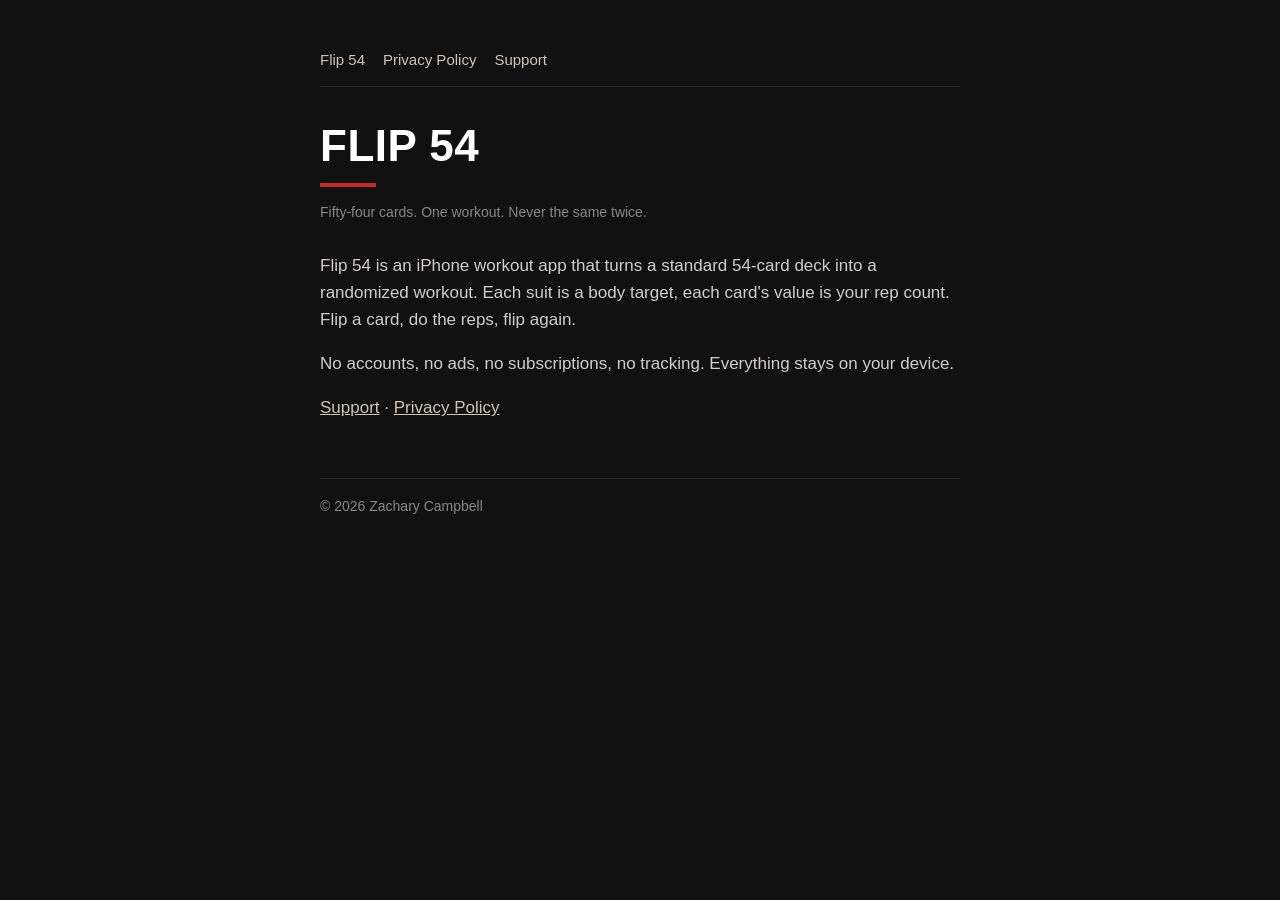
<file: docs/index.html>
<!doctype html><html lang="en"><head><meta charset="utf-8"><meta name="viewport" content="width=device-width,initial-scale=1"><meta name="color-scheme" content="dark"><link rel="stylesheet" href="style.css"><title>Flip 54</title><meta name="description" content="Flip 54 turns a 54-card deck into a randomized workout for iPhone."></head><body><main><nav><a href="./">Flip 54</a><a href="privacy.html">Privacy Policy</a><a href="support.html">Support</a></nav>
<h1>Flip 54</h1>
<p class="meta">Fifty-four cards. One workout. Never the same twice.</p>
<p>Flip 54 is an iPhone workout app that turns a standard 54-card deck into a randomized workout. Each suit is a body target, each card's value is your rep count. Flip a card, do the reps, flip again.</p>
<p>No accounts, no ads, no subscriptions, no tracking. Everything stays on your device.</p>
<p><a href="support.html">Support</a> &middot; <a href="privacy.html">Privacy Policy</a></p>
<footer>&copy; 2026 Zachary Campbell</footer></main></body></html>
</file>
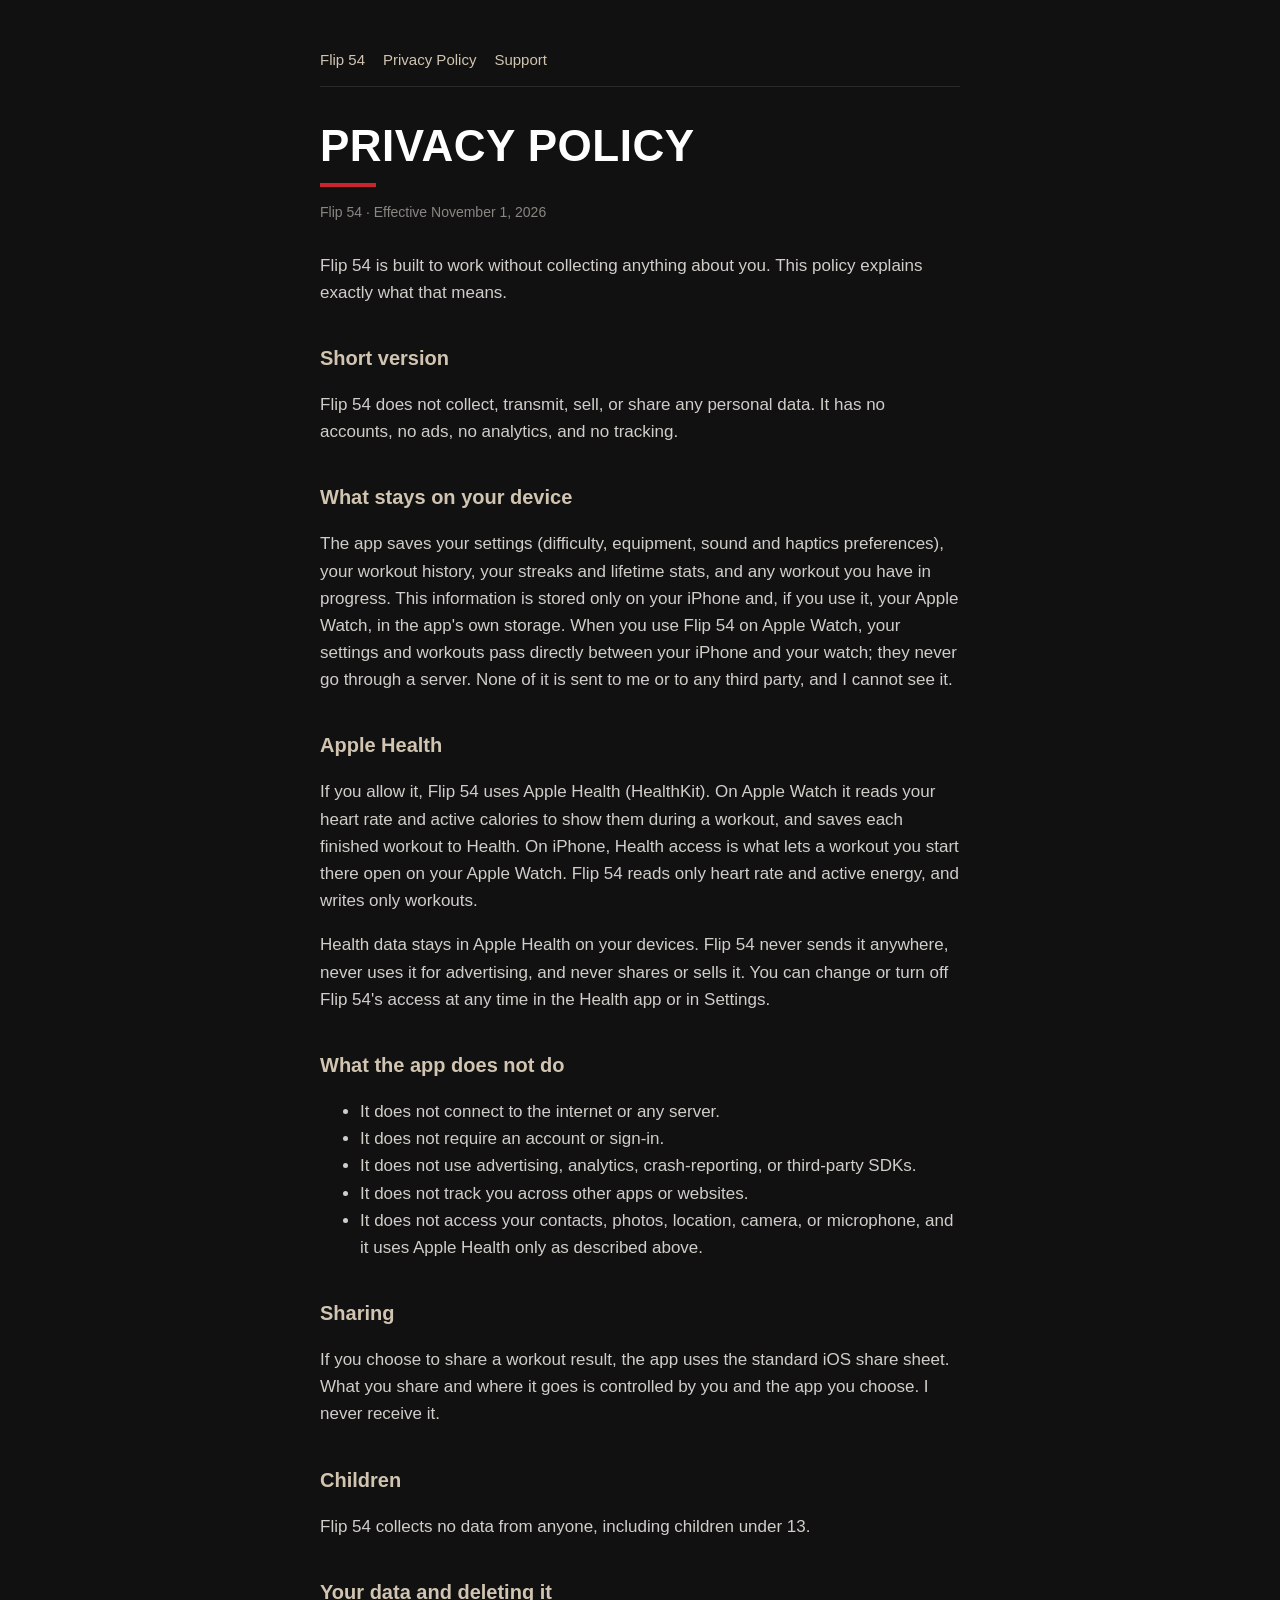
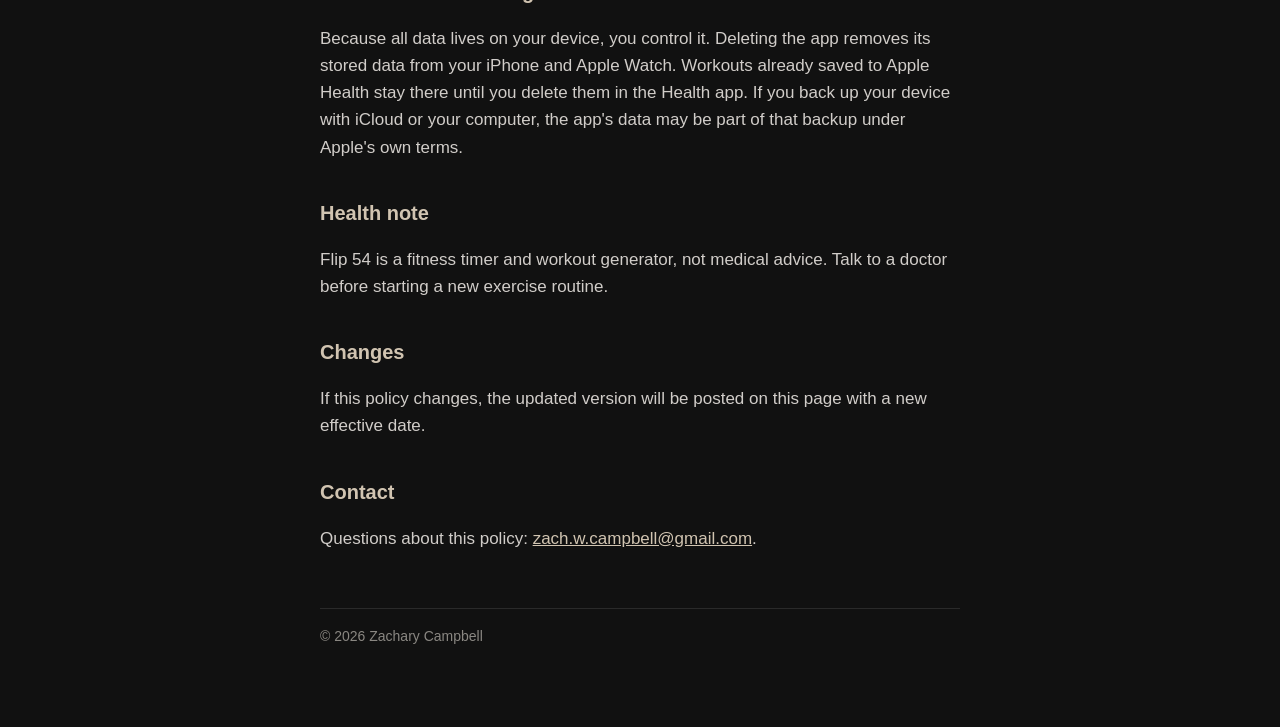
<file: docs/privacy.html>
<!doctype html><html lang="en"><head><meta charset="utf-8"><meta name="viewport" content="width=device-width,initial-scale=1"><meta name="color-scheme" content="dark"><link rel="stylesheet" href="style.css"><title>Privacy Policy - Flip 54</title></head><body><main><nav><a href="./">Flip 54</a><a href="privacy.html">Privacy Policy</a><a href="support.html">Support</a></nav>
<h1>Privacy Policy</h1>
<p class="meta">Flip 54 &middot; Effective November 1, 2026</p>
<p>Flip 54 is built to work without collecting anything about you. This policy explains exactly what that means.</p>

<h2>Short version</h2>
<p>Flip 54 does not collect, transmit, sell, or share any personal data. It has no accounts, no ads, no analytics, and no tracking.</p>

<h2>What stays on your device</h2>
<p>The app saves your settings (difficulty, equipment, sound and haptics preferences), your workout history, your streaks and lifetime stats, and any workout you have in progress. This information is stored only on your iPhone and, if you use it, your Apple Watch, in the app's own storage. When you use Flip 54 on Apple Watch, your settings and workouts pass directly between your iPhone and your watch; they never go through a server. None of it is sent to me or to any third party, and I cannot see it.</p>
<h2>Apple Health</h2>
<p>If you allow it, Flip 54 uses Apple Health (HealthKit). On Apple Watch it reads your heart rate and active calories to show them during a workout, and saves each finished workout to Health. On iPhone, Health access is what lets a workout you start there open on your Apple Watch. Flip 54 reads only heart rate and active energy, and writes only workouts.</p>
<p>Health data stays in Apple Health on your devices. Flip 54 never sends it anywhere, never uses it for advertising, and never shares or sells it. You can change or turn off Flip 54's access at any time in the Health app or in Settings.</p>

<h2>What the app does not do</h2>
<ul>
<li>It does not connect to the internet or any server.</li>
<li>It does not require an account or sign-in.</li>
<li>It does not use advertising, analytics, crash-reporting, or third-party SDKs.</li>
<li>It does not track you across other apps or websites.</li>
<li>It does not access your contacts, photos, location, camera, or microphone, and it uses Apple Health only as described above.</li>
</ul>

<h2>Sharing</h2>
<p>If you choose to share a workout result, the app uses the standard iOS share sheet. What you share and where it goes is controlled by you and the app you choose. I never receive it.</p>

<h2>Children</h2>
<p>Flip 54 collects no data from anyone, including children under 13.</p>

<h2>Your data and deleting it</h2>
<p>Because all data lives on your device, you control it. Deleting the app removes its stored data from your iPhone and Apple Watch. Workouts already saved to Apple Health stay there until you delete them in the Health app. If you back up your device with iCloud or your computer, the app's data may be part of that backup under Apple's own terms.</p>

<h2>Health note</h2>
<p>Flip 54 is a fitness timer and workout generator, not medical advice. Talk to a doctor before starting a new exercise routine.</p>

<h2>Changes</h2>
<p>If this policy changes, the updated version will be posted on this page with a new effective date.</p>

<h2>Contact</h2>
<p>Questions about this policy: <a href="mailto:zach.w.campbell@gmail.com">zach.w.campbell@gmail.com</a>.</p>
<footer>&copy; 2026 Zachary Campbell</footer></main></body></html>
</file>
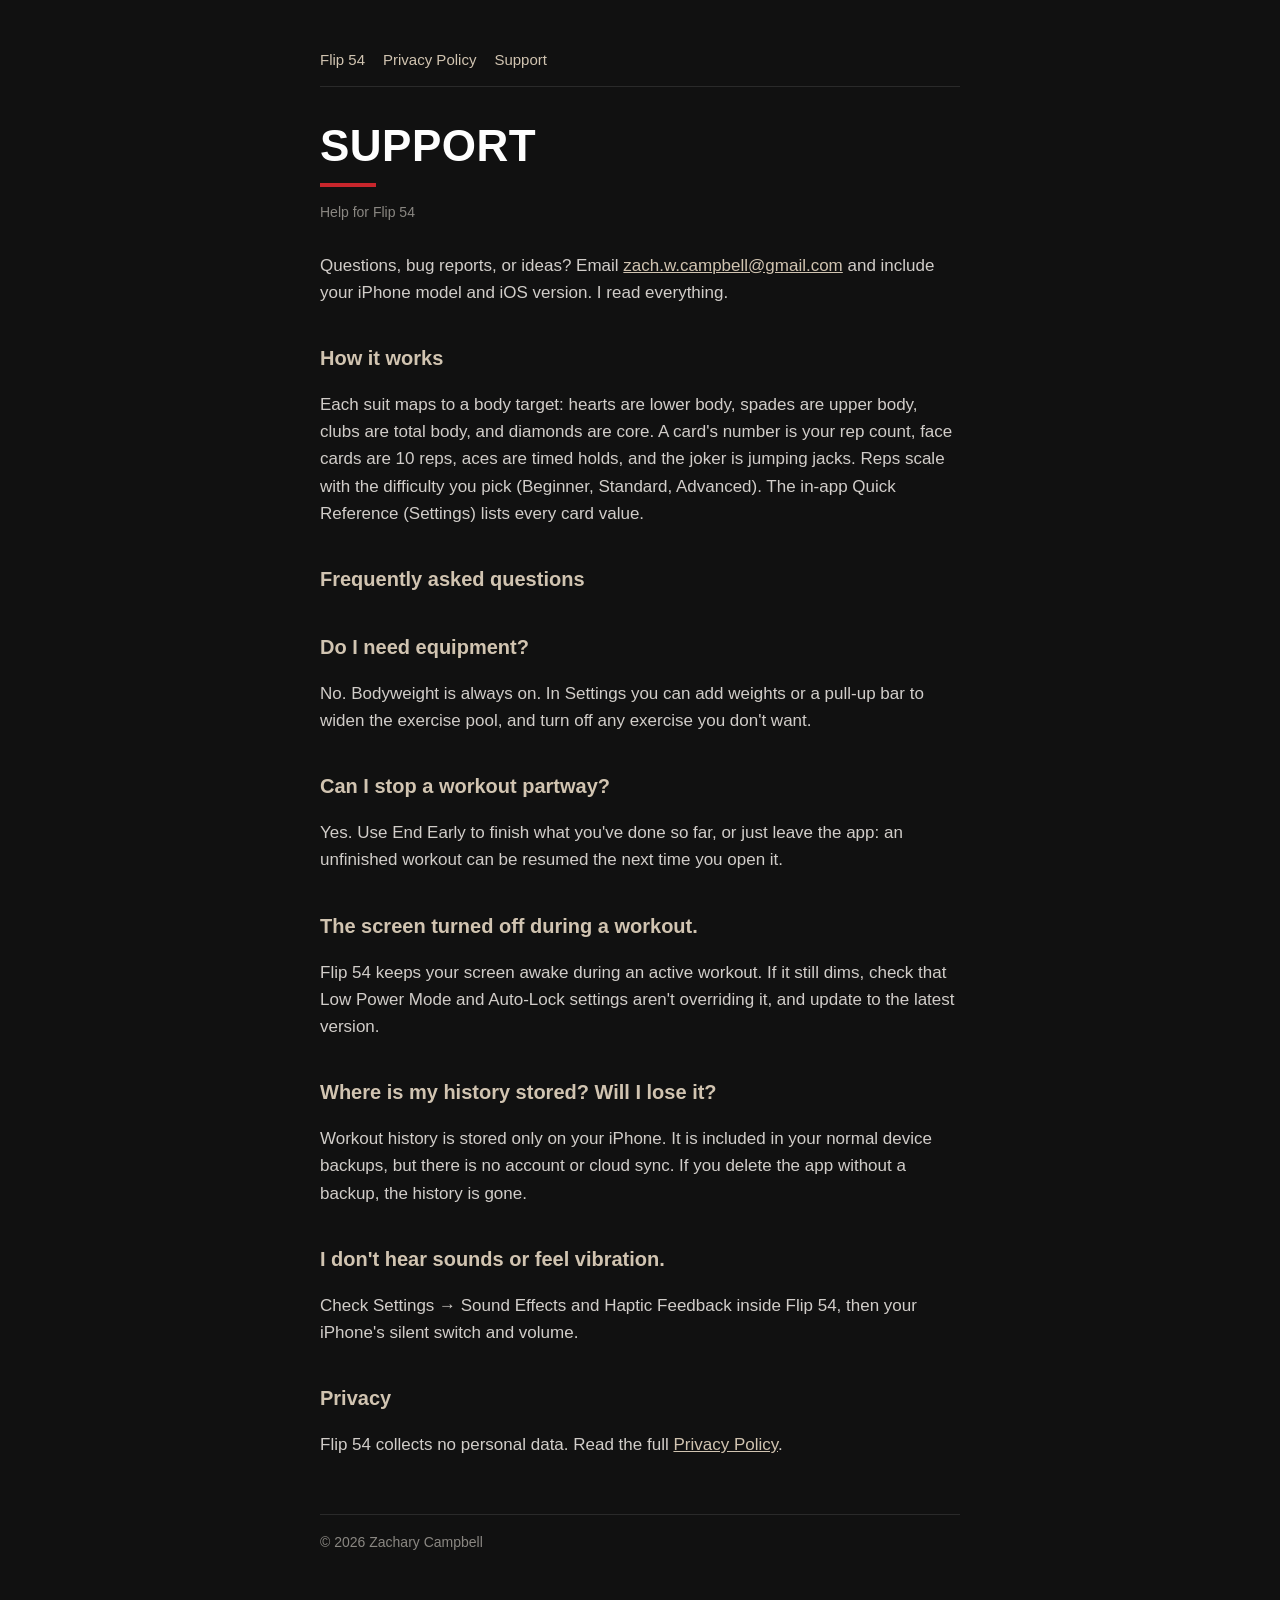
<file: docs/support.html>
<!doctype html><html lang="en"><head><meta charset="utf-8"><meta name="viewport" content="width=device-width,initial-scale=1"><meta name="color-scheme" content="dark"><link rel="stylesheet" href="style.css"><title>Support - Flip 54</title></head><body><main><nav><a href="./">Flip 54</a><a href="privacy.html">Privacy Policy</a><a href="support.html">Support</a></nav>
<h1>Support</h1>
<p class="meta">Help for Flip 54</p>
<p>Questions, bug reports, or ideas? Email <a href="mailto:zach.w.campbell@gmail.com?subject=Flip%2054%20Support">zach.w.campbell@gmail.com</a> and include your iPhone model and iOS version. I read everything.</p>

<h2>How it works</h2>
<p>Each suit maps to a body target: hearts are lower body, spades are upper body, clubs are total body, and diamonds are core. A card's number is your rep count, face cards are 10 reps, aces are timed holds, and the joker is jumping jacks. Reps scale with the difficulty you pick (Beginner, Standard, Advanced). The in-app Quick Reference (Settings) lists every card value.</p>

<h2>Frequently asked questions</h2>
<h2>Do I need equipment?</h2>
<p>No. Bodyweight is always on. In Settings you can add weights or a pull-up bar to widen the exercise pool, and turn off any exercise you don't want.</p>

<h2>Can I stop a workout partway?</h2>
<p>Yes. Use End Early to finish what you've done so far, or just leave the app: an unfinished workout can be resumed the next time you open it.</p>

<h2>The screen turned off during a workout.</h2>
<p>Flip 54 keeps your screen awake during an active workout. If it still dims, check that Low Power Mode and Auto-Lock settings aren't overriding it, and update to the latest version.</p>

<h2>Where is my history stored? Will I lose it?</h2>
<p>Workout history is stored only on your iPhone. It is included in your normal device backups, but there is no account or cloud sync. If you delete the app without a backup, the history is gone.</p>

<h2>I don't hear sounds or feel vibration.</h2>
<p>Check Settings &rarr; Sound Effects and Haptic Feedback inside Flip 54, then your iPhone's silent switch and volume.</p>

<h2>Privacy</h2>
<p>Flip 54 collects no personal data. Read the full <a href="privacy.html">Privacy Policy</a>.</p>
<footer>&copy; 2026 Zachary Campbell</footer></main></body></html>
</file>
<file: docs/style.css>
:root{--bg:#111;--fg:#fefefe;--muted:#d1cdc9;--gold:#d1c4b1;--red:#c8262c;--border:#2a2a2a}
*{box-sizing:border-box}
body{margin:0;background:var(--bg);color:var(--fg);font:17px/1.6 -apple-system,BlinkMacSystemFont,"Helvetica Neue",Arial,sans-serif}
main{max-width:680px;margin:0 auto;padding:48px 20px 80px}
h1{font:800 44px/1.05 "Arial Narrow","Helvetica Neue",Arial,sans-serif;text-transform:uppercase;letter-spacing:.5px;margin:0 0 6px}
h1::after{content:"";display:block;width:56px;height:4px;background:var(--red);margin-top:14px}
h2{font-size:20px;color:var(--gold);margin:36px 0 8px}
p,li{color:var(--muted)}
a{color:var(--gold)}
.meta{color:#8a8782;font-size:14px;margin:14px 0 28px}
nav{display:flex;gap:18px;font-size:15px;margin-bottom:36px;padding-bottom:14px;border-bottom:1px solid var(--border)}
nav a{text-decoration:none}
footer{margin-top:56px;padding-top:16px;border-top:1px solid var(--border);color:#8a8782;font-size:14px}
</file>
